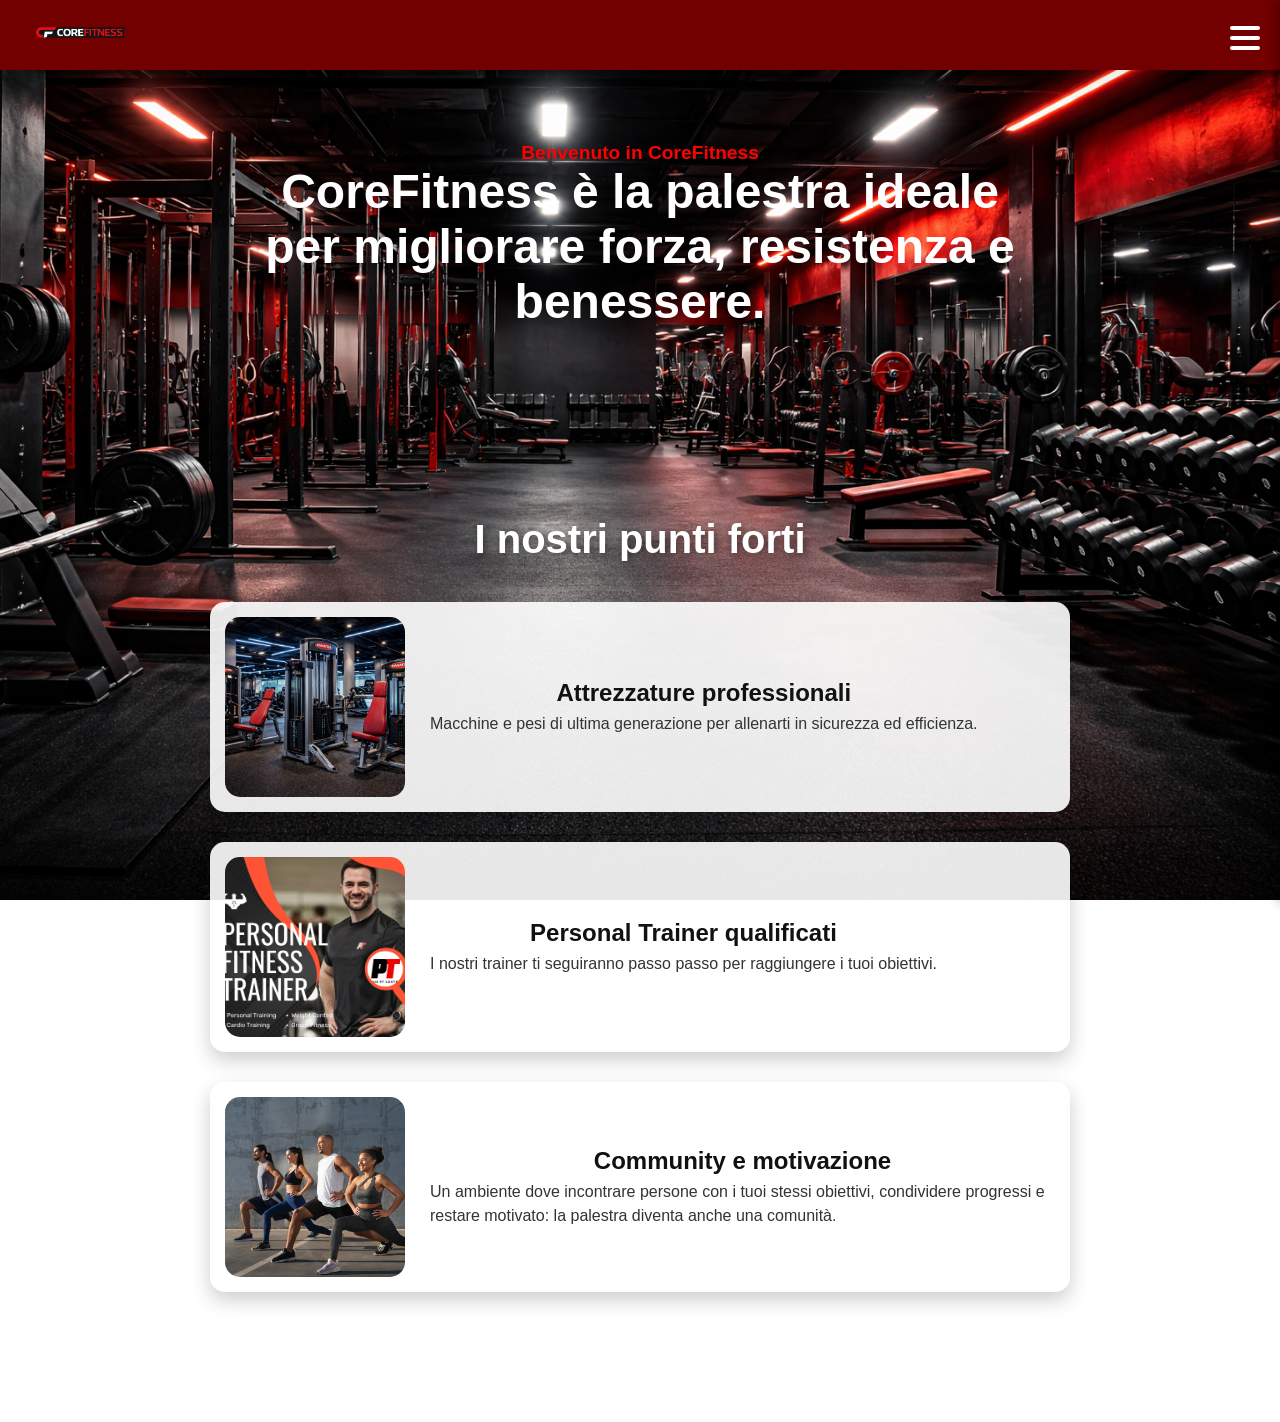
<file: index.html>
<!DOCTYPE html>

<html lang="it">

<head>
    <meta charset="UTF-8">
    <title>CoreFitness</title>

    <link rel="stylesheet" href="stylefile/reset.css">
    <link rel="stylesheet" href="stylefile/header.css">
    <link rel="stylesheet" href="stylefile/menu.css">
    <link rel="stylesheet" href="stylefile/page.css">
    <link rel="stylesheet" href="stylefile/section/home.css"> 


</head>

<body>

<header>
    
    <div class="logo">
    <img src="stylefile/images/CoreFitness.png" alt="CoreFitness">
    </div>


    <div class="menu-icon" id="menuBtn">
        <span></span>
        <span></span>
        <span></span>
    </div>

    <nav class="menu" id="sideMenu">
        <a href="index.html">Home</a>  
        <a href="corsi.html">Corsi</a>
        <a href="piani.html">Piani di abbonamento</a>
        <a href="merchandising.html">Merchandising</a>
        <a href="chi-siamo.html">Chi siamo</a>
    </nav>

    <div class="menu-overlay" id="overlay"></div>
</header>

<div class="page">
    <main>
        <section class="hero"> 
            <p style = "color : rgb(255, 0, 0);"><B><lo>Benvenuto in CoreFitness</p></B>

            <H1>CoreFitness è la palestra ideale per migliorare forza, resistenza e benessere.</H1>
           
            
        </section>
<section class="features">
    <h2>I nostri punti forti</h2>

    <div class="feature-item">
        <img src="stylefile/images/panatta.png" alt="Attrezzature">
        <div class="feature-content">
            <h3>Attrezzature professionali</h3>
            <p>Macchine e pesi di ultima generazione per allenarti in sicurezza ed efficienza.</p>
        </div>
    </div>

    <div class="feature-item">
        <img src="stylefile/images/pt.png" alt="Personal Trainer">
        <div class="feature-content">
            <h3>Personal Trainer qualificati</h3>
            <p>I nostri trainer ti seguiranno passo passo per raggiungere i tuoi obiettivi.</p>
        </div>
    </div>

    <div class="feature-item">
        <img src="stylefile/images/community.jpg" alt="community">
        <div class="feature-content">
            <h3>Community e motivazione</h3>
            <p>Un ambiente dove incontrare persone con i tuoi stessi obiettivi, condividere progressi e restare motivato: la palestra diventa anche una comunità.</p>
        </div>
    </div>
</section>

    
    </main>
</div>

<script src="script.js"></script>
</body>

</html>
</file>
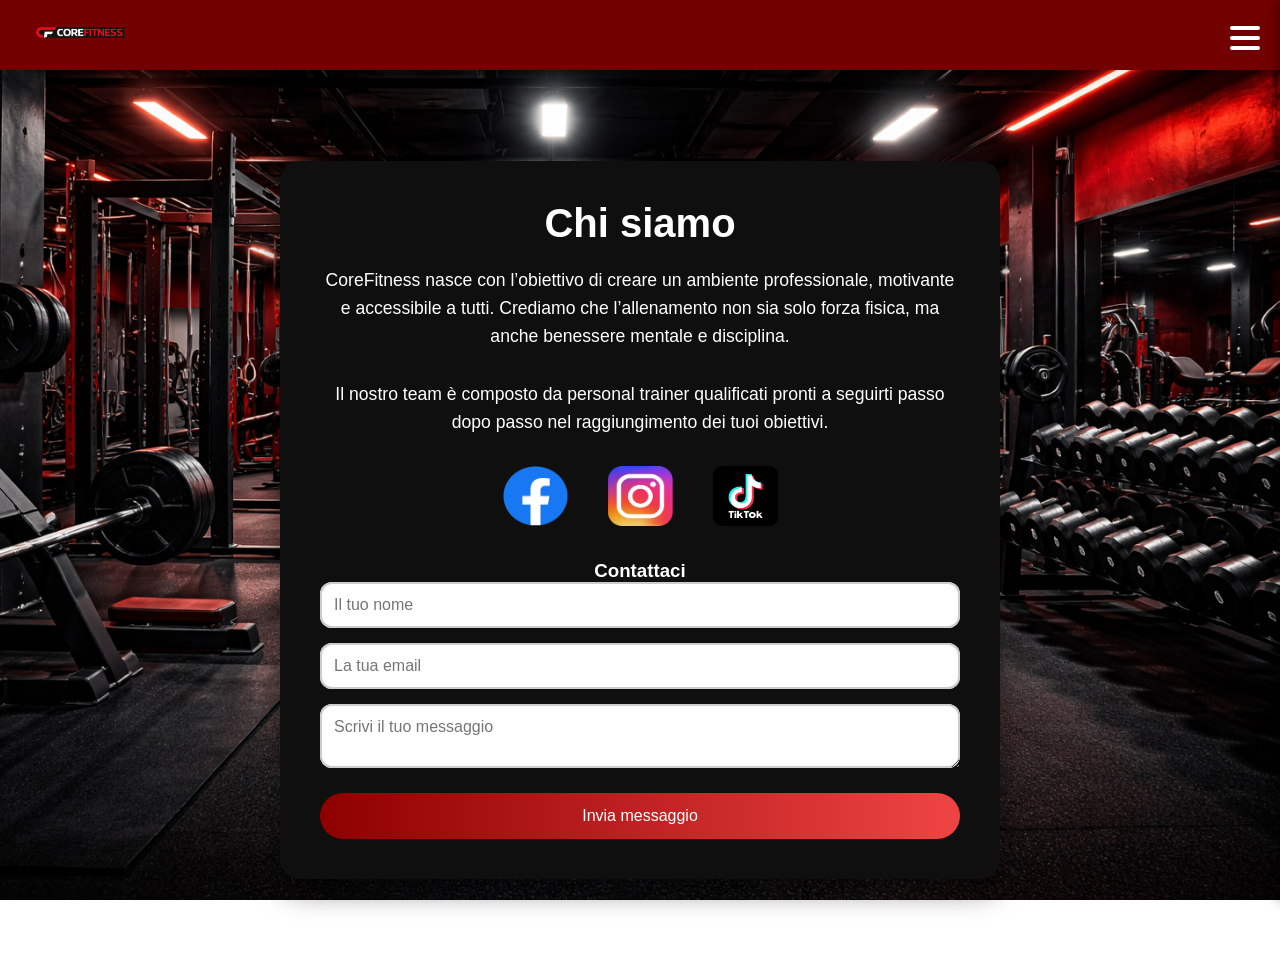
<file: chi-siamo.html>
<!DOCTYPE html>
<html lang="it">
<head>
    <meta charset="UTF-8">
    <title>Chi siamo - CoreFitness</title>
    <link rel="stylesheet" href="stylefile/reset.css">
    <link rel="stylesheet" href="stylefile/header.css">
    <link rel="stylesheet" href="stylefile/menu.css">
    <link rel="stylesheet" href="stylefile/page.css">
    <link rel="stylesheet" href="stylefile/section/chi-siamo.css"> 



    
</head>

<body>

    <header>
        <div class="logo">
    <img src="stylefile/images/CoreFitness.png" alt="CoreFitness">
        </div>

        <input type="checkbox" id="menu-toggle">

        <label for="menu-toggle" class="menu-icon">
            <span></span>
            <span></span>
            <span></span>
        </label>

        <nav class="menu">
           <a href="index.html">Home</a>  
        <a href="corsi.html">Corsi</a>
        <a href="piani.html">Piani di abbonamento</a>
        <a href="merchandising.html">Merchandising</a>
        <a href="chi-siamo.html">Chi siamo</a>
        </nav>
    </header>

    <div class="page">
        <main>

            <section class="about">
                <h2>Chi siamo</h2>

                <p>
                    CoreFitness nasce con l’obiettivo di creare un ambiente
                    professionale, motivante e accessibile a tutti.
                    Crediamo che l’allenamento non sia solo forza fisica,
                    ma anche benessere mentale e disciplina.
                </p>

                <p>
                    Il nostro team è composto da personal trainer qualificati
                    pronti a seguirti passo dopo passo nel raggiungimento
                    dei tuoi obiettivi.
                </p>

                <div class="social">
    
<a href="#" target="_blank">
        <img src="stylefile/images/facebook.png" alt="facebook">
    </a>
    


<a href="#" target="_blank">
        <img src="stylefile/images/instagram.png" alt="instagram">
    </a>
    
   
    <a href="#" target="_blank">
        <img src="stylefile/images/tiktok.png" alt="TikTok">
    </a>
</div>


                <div class="contact-box">
                    <h3>Contattaci</h3>

                    <form>
                        <input type="text" placeholder="Il tuo nome" required>
                        <input type="email" placeholder="La tua email" required>
                        <textarea placeholder="Scrivi il tuo messaggio" required></textarea>
                        <button type="submit">Invia messaggio</button>
                    </form>
                </div>

            </section>

        </main>
    </div>

</body>
</html>
</file>
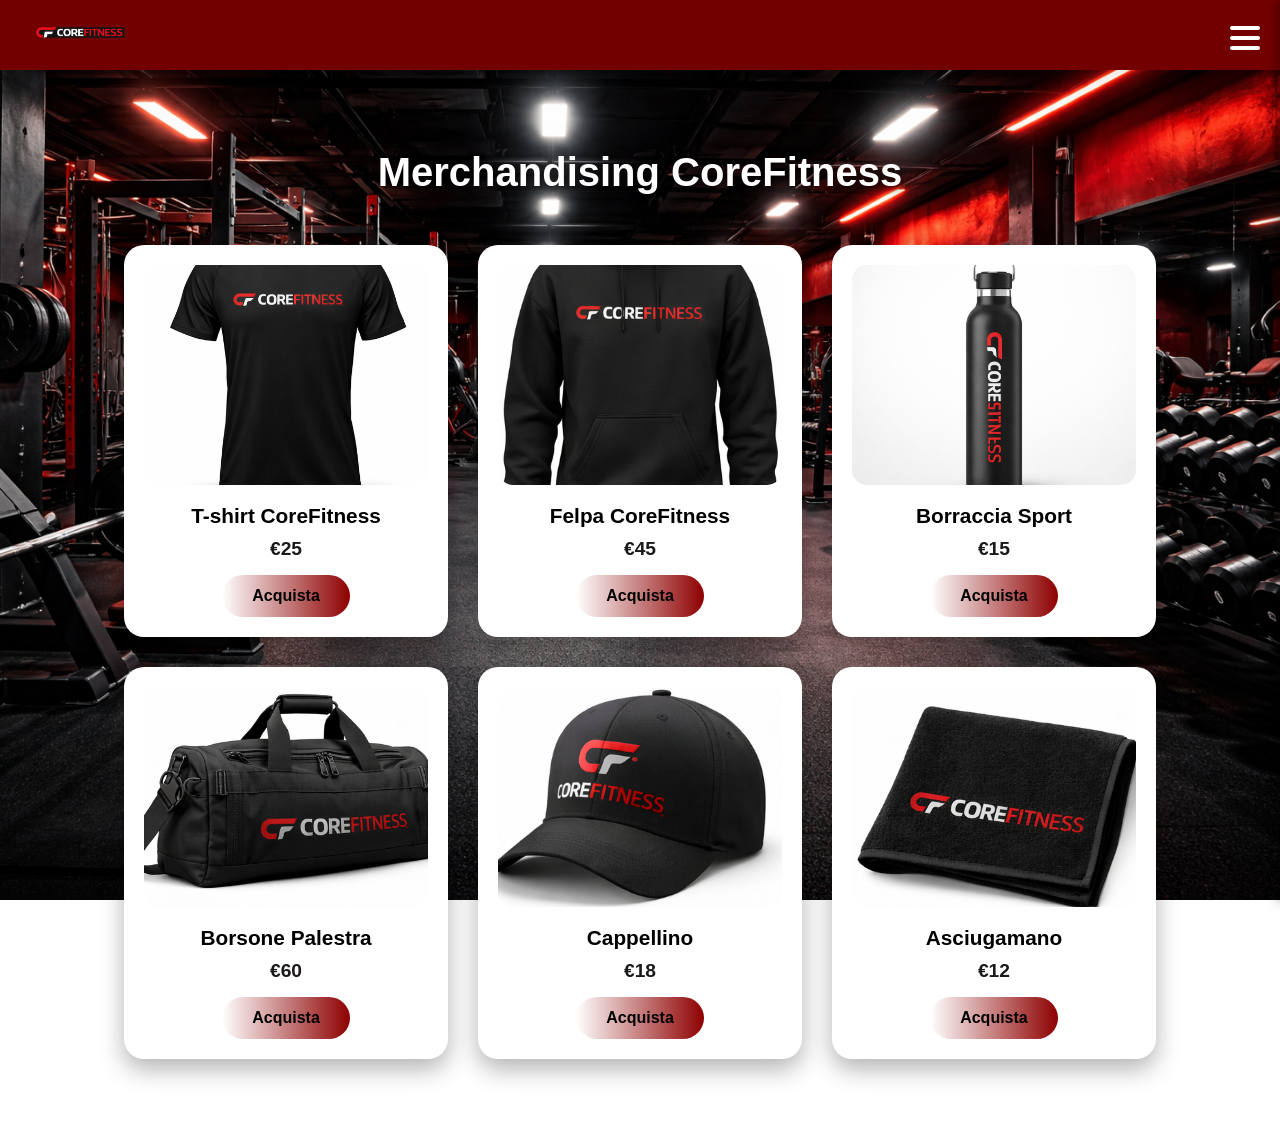
<file: merchandising.html>
<!DOCTYPE html>
<html lang="it">
<head>
    <meta charset="UTF-8">
    <title>Merchandising - CoreFitness</title>

    <link rel="stylesheet" href="stylefile/reset.css">
    <link rel="stylesheet" href="stylefile/header.css">
    <link rel="stylesheet" href="stylefile/menu.css">
    <link rel="stylesheet" href="stylefile/page.css">
    <link rel="stylesheet" href="stylefile/section/merch.css"> 


</head>

<body>

<header>
    <div class="logo">
    <img src="stylefile/images/CoreFitness.png" alt="CoreFitness">
    </div>

    <input type="checkbox" id="menu-toggle">

    <label for="menu-toggle" class="menu-icon">
        <span></span>
        <span></span>
        <span></span>
    </label>

    <nav class="menu">
        <a href="index.html">Home</a>  
        <a href="corsi.html">Corsi</a>
        <a href="piani.html">Piani di abbonamento</a>
        <a href="merchandising.html">Merchandising</a>
        <a href="chi-siamo.html">Chi siamo</a>
    </nav>
</header>

<div class="page">
<main>

<section class="merch">
    <h2>Merchandising CoreFitness</h2>

    <div class="merch-grid">

        <div class="merch-card">
            <img src="stylefile/images/t-shirt.png" alt="T-shirt CoreFitness">
            <h3>T-shirt CoreFitness</h3>
            <p class="price">€25</p>
            <a href="#" class="buy-btn">Acquista</a>
        </div>

        <div class="merch-card">
            <img src="stylefile/images/felpa.png" alt="Felpa CoreFitness">
            <h3>Felpa CoreFitness</h3>
            <p class="price">€45</p>
            <a href="#" class="buy-btn">Acquista</a>
        </div>

        <div class="merch-card">
            <img src="stylefile/images/borraccia.png" alt="Borraccia CoreFitness">
            <h3>Borraccia Sport</h3>
            <p class="price">€15</p>
            <a href="#" class="buy-btn">Acquista</a>
        </div>

        <div class="merch-card">
            <img src="stylefile/images/borsone.png" alt="Borsone palestra">
            <h3>Borsone Palestra</h3>
            <p class="price">€60</p>
            <a href="#" class="buy-btn">Acquista</a>
        </div>

        <div class="merch-card">
            <img src="stylefile/images/cappellino.png" alt="Cappellino CoreFitness">
            <h3>Cappellino</h3>
            <p class="price">€18</p>
            <a href="#" class="buy-btn">Acquista</a>
        </div>

        <div class="merch-card">
            <img src="stylefile/images/asciugamano.png" alt="Asciugamano palestra">
            <h3>Asciugamano</h3>
            <p class="price">€12</p>
            <a href="#" class="buy-btn">Acquista</a>
        </div>

    </div>
</section>

</main>
</div>

</body>
</html>
</file>
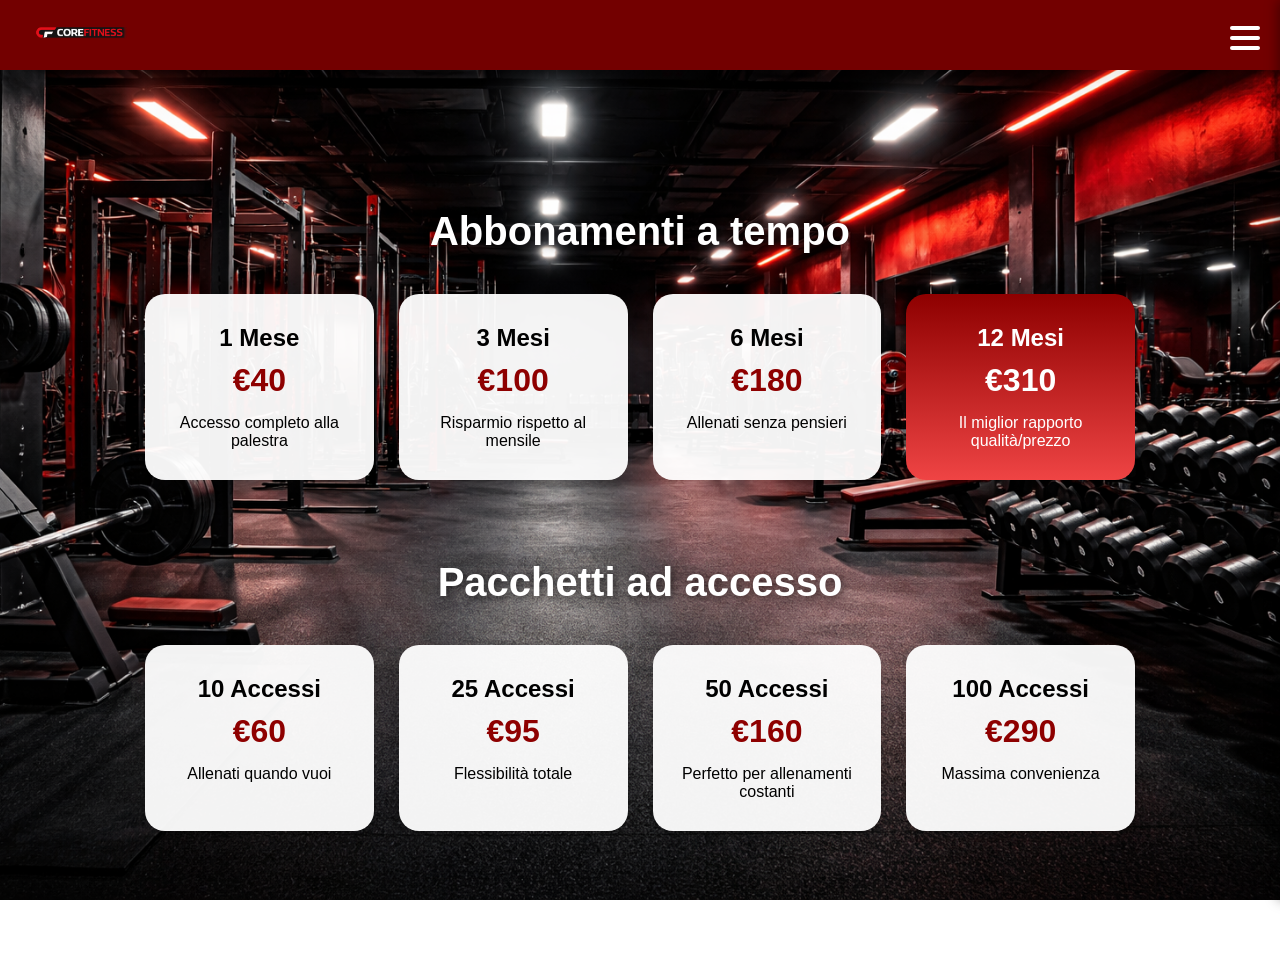
<file: piani.html>
<!DOCTYPE html>
<html lang="it">
<head>
    <meta charset="UTF-8">
    <title>Piani di abbonamento - CoreFitness</title>
    
    <link rel="stylesheet" href="stylefile/reset.css">
    <link rel="stylesheet" href="stylefile/header.css">
    <link rel="stylesheet" href="stylefile/menu.css">
    <link rel="stylesheet" href="stylefile/page.css">
    <link rel="stylesheet" href="stylefile/section/piani.css"> 

</head>

<body>

<header>
    <div class="logo">
    <img src="stylefile/images/CoreFitness.png" alt="CoreFitness">
    </div>

    <input type="checkbox" id="menu-toggle">

    <label for="menu-toggle" class="menu-icon">
        <span></span>
        <span></span>
        <span></span>
    </label>

    <nav class="menu">
        <a href="index.html">Home</a>  
        <a href="corsi.html">Corsi</a>
        <a href="piani.html">Piani di abbonamento</a>
        <a href="merchandising.html">Merchandising</a>
        <a href="chi-siamo.html">Chi siamo</a>
    </nav>
</header>

<div class="page">
<main>

<section class="plans">
    <h2>Abbonamenti a tempo</h2>

    <div class="plans-grid">
        <div class="plan-card">
            <h3>1 Mese</h3>
            <p class="price">€40</p>
            <p>Accesso completo alla palestra</p>
        </div>

        <div class="plan-card">
            <h3>3 Mesi</h3>
            <p class="price">€100</p>
            <p>Risparmio rispetto al mensile</p>
        </div>

        <div class="plan-card">
            <h3>6 Mesi</h3>
            <p class="price">€180</p>
            <p>Allenati senza pensieri</p>
        </div>

        <div class="plan-card highlight">
            <h3>12 Mesi</h3>
            <p class="price">€310</p>
            <p>Il miglior rapporto qualità/prezzo</p>
        </div>
    </div>
</section>

<section class="plans">
    <h2>Pacchetti ad accesso</h2>

    <div class="plans-grid">
        <div class="plan-card">
            <h3>10 Accessi</h3>
            <p class="price">€60</p>
            <p>Allenati quando vuoi</p>
        </div>

        <div class="plan-card">
            <h3>25 Accessi</h3>
            <p class="price">€95</p>
            <p>Flessibilità totale</p>
        </div>

        <div class="plan-card">
            <h3>50 Accessi</h3>
            <p class="price">€160</p>
            <p>Perfetto per allenamenti costanti</p>
        </div>

        <div class="plan-card">
            <h3>100 Accessi</h3>
            <p class="price">€290</p>
            <p>Massima convenienza</p>
        </div>
    </div>
</section>

</main>
</div>

</body>
</html>
</file>
<file: stylefile/header.css>
#menu-toggle {
    display: none;
}

.menu-icon {
    position: fixed;
    top: 20px;
    right: 20px;
    width: 30px;
    cursor: pointer;
    z-index: 3000;
}

.menu-icon span {
    display: block;
    height: 4px;
    background: var(--bianco);
    margin: 6px 0;
    border-radius: 2px;
}
.logo {
    display: flex;
    align-items: center;
}

.logo img {
    height: 45px;    
    width: auto;      
    display: block;
}
.logo img {
    height: 80px;   
    width: auto;
    display: block;
}

header {
    background-color: var(--nero);
    height: 70px;              
    padding: 0 20px;
    display: flex;
    align-items: center;
}
</file>
<file: stylefile/menu.css>
.menu {
    position: fixed;
    top: 0;
    right: -260px; 
    width: 260px;
    height: 100%;
    padding-top: 80px;
    transition: right 0.3s ease;
    z-index: 2000;
    box-shadow: -2px 0 12px rgba(0,0,0,0.4);
    background: linear-gradient(to bottom, #610000, #000000);
}

.menu a {
    display: block;
    color: var(--bianco);
    text-decoration: none;
    padding: 16px 20px;
    font-size: 18px;
    border-bottom: 1px solid #334155;
}

.menu a:hover {
    background-color: var(--rosso);
}


#menu-toggle:checked ~ .menu,
#menu-toggle:checked ~ .page + .menu {
    right: 0;
}

.menu.open {
    right: 0;
}

.menu-overlay.show {
    opacity: 1;
    pointer-events: auto;
}
</file>
<file: stylefile/page.css>
.page {
    transition: margin-right 0.3s ease;
    display: flex;
    flex-direction: column;
    justify-content: center;
    align-items: center;
    min-height: 100vh;
}

#menu-toggle:checked ~ .page {
    margin-right: 260px;
}

.page.shift {
    transform: translateX(-260px);
}
</file>
<file: stylefile/section/home.css>
.hero {
    color: white;
    max-width: 1000px;
    width: 90%;
    margin: 0 auto;
    text-align: center;
    padding: 8vh 5%;
}

.hero h1 {
    font-size: 3rem;
    margin-bottom: 1rem;
    word-wrap: break-word;
}

.hero p {
    font-size: 1.2rem;
}

.card {
    background-color: white;
    padding: 2rem;
    margin: 20px auto;
    border-radius: 10px;
    box-shadow: 0 4px 8px rgba(0,0,0,0.1);
    width: 90%;
    max-width: 600px;
}

.card h2 {
    font-size: 1.5rem;
    word-wrap: break-word;
}

.card p, .card li {
    font-size: 1rem;
}

.features {
    width: 90%;
    max-width: 1000px;
    margin: 80px auto;
    padding: 20px;
    text-align: center;
}

.features h2 {
    font-size: 2.5rem;
    margin-bottom: 40px;
    color: white;
    text-shadow: 2px 2px 8px rgba(0,0,0,0.5);
}

.feature-item {
    display: flex;
    align-items: center;
    margin-bottom: 30px;
    padding: 15px;
    background: rgba(255,255,255,0.9);
    border-radius: 15px;
    box-shadow: 0 8px 20px rgba(0,0,0,0.2);
    transition: transform 0.3s ease, box-shadow 0.3s ease;
}

.feature-item:hover {
    transform: translateY(-5px);
    box-shadow: 0 12px 28px rgba(0,0,0,0.3);
}

.feature-item img {
    width: 180px;
    height: 180px;
    object-fit: cover;
    border-radius: 15px;
    margin-right: 25px;
}

.feature-content h3 {
    font-size: 1.5rem;
    margin-bottom: 5px;
    color: #111;
}

.feature-content p {
    font-size: 1rem;
    color: #333;
    line-height: 1.5;
    text-align: left;
}
</file>
<file: stylefile/section/chi-siamo.css>
/* ===== SEZIONE CHI SIAMO ===== */
.about {
    width: 90%;
    max-width: 800px;
    margin: 80px auto;
    padding: 40px;
    background: #0f0f0f; 
    color: white;
    border-radius: 20px;
    box-shadow: 0 10px 30px rgba(0,0,0,0.6);
    text-align: center;
}

.about h2 {
    font-size: 2.5rem;
    margin-bottom: 20px;
}

.about p {
    font-size: 1.1rem;
    line-height: 1.6;
    margin-bottom: 30px;
}


.social {
    display: flex;
    justify-content: center; 
    gap: 40px; 
    margin-top: 30px; 
    margin-bottom: 30px; 
}

.social img {
    width: 65px;
    height: 60px;
    transition: transform 0.3s ease, opacity 0.3s ease;
}

.social img:hover {
    transform: scale(1.2);
    opacity: 0.8;
}

.contact-box form {
    display: flex;
    flex-direction: column;
    gap: 15px;
}

.contact-box input,
.contact-box textarea {
    background: #ffffff;
    color: #111;
    padding: 14px;
    font-size: 1rem;
    border-radius: 12px;
    border: none;
    box-shadow: inset 0 0 0 2px #ccc;
    transition: box-shadow 0.3s ease;
}

.contact-box input:focus,
.contact-box textarea:focus {
    outline: none;
    box-shadow: inset 0 0 0 2px #8e0000;
}

.contact-box button {
    margin-top: 10px;
    padding: 14px;
    font-size: 1rem;
    background: linear-gradient(to right, #8e0000, #ef4444);
    color: white;
    border: none;
    border-radius: 30px;
    cursor: pointer;
    transition: transform 0.3s ease, box-shadow 0.3s ease;
}

.contact-box button:hover {
    transform: translateY(-3px);
    box-shadow: 0 8px 20px rgba(239,68,68,0.6);
}
</file>
<file: stylefile/section/merch.css>
.merch {
    width: 90%;
    max-width: 1200px;
    margin: 80px auto;
    text-align: center;
}

.merch h2 {
    font-size: 2.5rem;
    color: white;
    margin-bottom: 50px;
    text-shadow: 2px 2px 8px rgba(0,0,0,0.6);
}

.merch-grid {
    display: grid;
    grid-template-columns: repeat(3, 1fr);
    gap: 30px;
}

.merch-card {
    background: white;
    border-radius: 20px;
    padding: 20px;
    box-shadow: 0 10px 25px rgba(0,0,0,0.3);
    transition: transform 0.3s ease;
}

.merch-card:hover {
    transform: translateY(-10px);
}

.merch-card img {
    width: 100%;
    height: 220px;
    object-fit: cover;
    border-radius: 15px;
    margin-bottom: 15px;
}

.merch-card h3 {
    font-size: 1.3rem;
    margin-bottom: 10px;
}

.price {
    font-size: 1.2rem;
    font-weight: bold;
    color: var(--rosso);
    margin-bottom: 15px;
}

.buy-btn {
    display: inline-block;
    padding: 12px 30px;
    background: linear-gradient(to right, white, #8e0000);
    color: black;
    font-weight: bold;
    text-decoration: none;
    border-radius: 30px;
    transition: 0.3s;
}

.buy-btn:hover {
    background: linear-gradient(to right, #8e0000, white);
    color: white;
}
</file>
<file: stylefile/section/piani.css>
.plans {
    width: 90%;
    max-width: 1100px;
    margin: 80px auto;
    text-align: center;
}

.plans h2 {
    font-size: 2.5rem;
    color: white;
    margin-bottom: 40px;
    text-shadow: 2px 2px 8px rgba(0,0,0,0.6);
}

.plans-grid {
    display: grid;
    grid-template-columns: repeat(4, 1fr);
    gap: 25px;
}

.plan-card {
    background: rgba(255,255,255,0.95);
    padding: 30px 20px;
    border-radius: 20px;
    box-shadow: 0 8px 20px rgba(0,0,0,0.25);
    transition: transform 0.3s ease, box-shadow 0.3s ease;
}

.plan-card:hover {
    transform: translateY(-8px);
    box-shadow: 0 12px 30px rgba(0,0,0,0.35);
}

.plan-card h3 {
    font-size: 1.5rem;
    margin-bottom: 10px;
}

.price {
    font-size: 2rem;
    font-weight: bold;
    color: #8e0000;
    margin-bottom: 15px;
}

.plan-card.highlight {
    background: linear-gradient(to bottom, #8e0000, #ef4444);
    color: white;
}

.plan-card.highlight .price {
    color: white;
}
</file>
